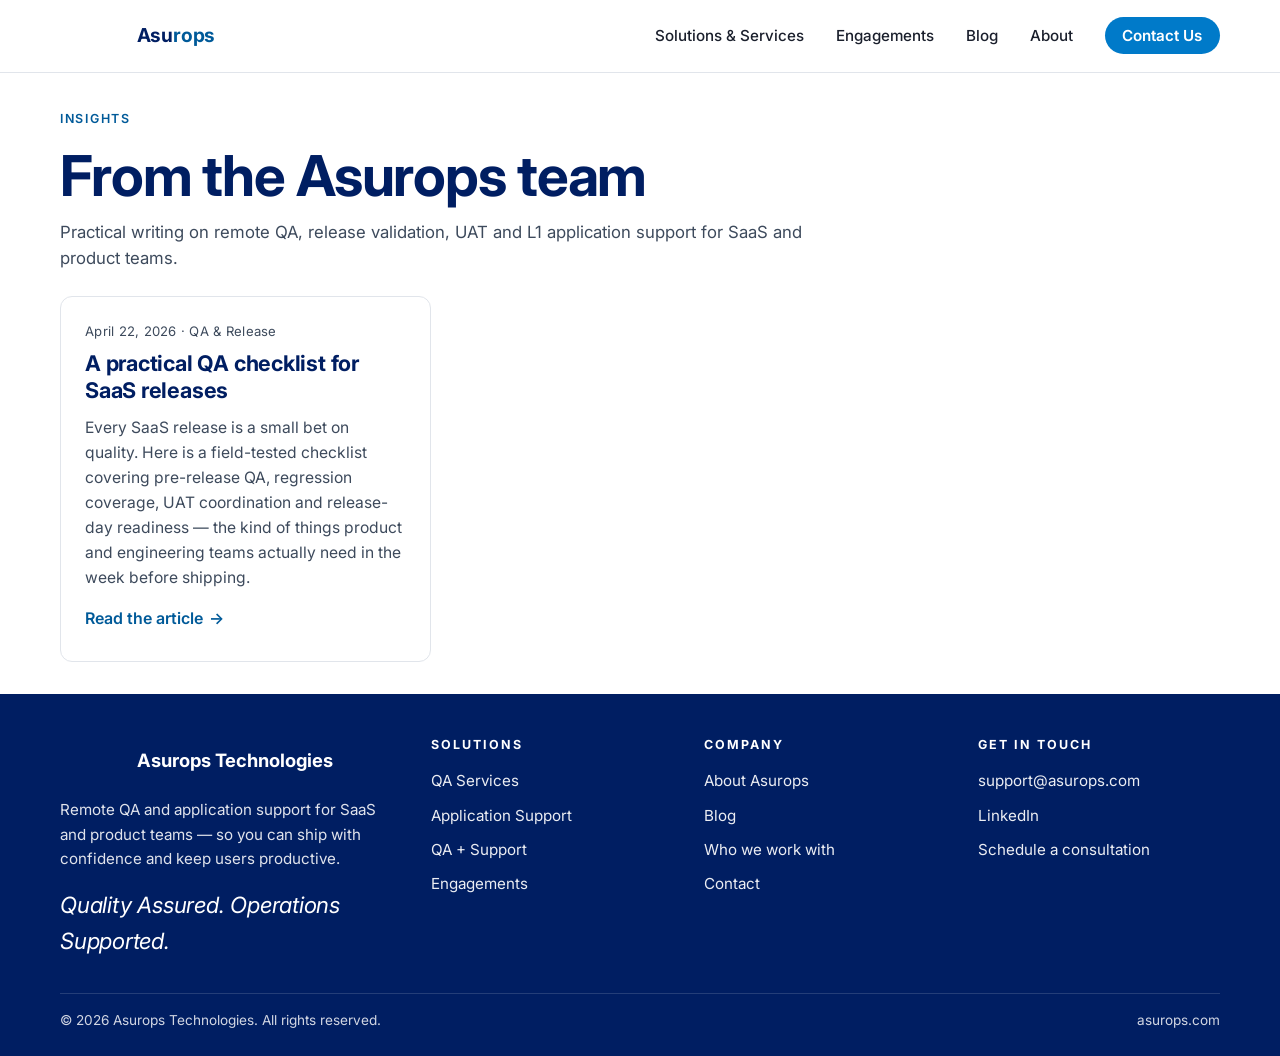
<file: blog/index.html>
<!DOCTYPE html>
<html lang="en">
  <head>
    <meta charset="utf-8" />
    <meta name="viewport" content="width=device-width, initial-scale=1" />
    <meta name="theme-color" content="#001E62" />

    <title>Blog — Asurops Technologies</title>
    <meta
      name="description"
      content="Practical articles on remote QA, release validation, UAT, L1 application support, and how SaaS and product teams ship with confidence."
    />
    <meta name="keywords" content="remote QA blog, SaaS QA articles, application support insights, L1 support guides, release validation articles, regression testing SaaS, QA outsourcing, quality assurance B2B software" />
    <meta name="robots" content="index, follow, max-image-preview:large" />
    <link rel="canonical" href="https://www.asurops.com/blog/" />

    <meta property="og:type" content="website" />
    <meta property="og:site_name" content="Asurops Technologies" />
    <meta property="og:title" content="Blog — Asurops Technologies" />
    <meta property="og:description" content="Practical articles on remote QA, release validation, UAT and L1 application support for SaaS teams." />
    <meta property="og:url" content="https://www.asurops.com/blog/" />
    <meta property="og:image" content="https://www.asurops.com/assets/logo-512.png" />
    <meta name="twitter:card" content="summary_large_image" />
    <meta name="twitter:title" content="Blog — Asurops Technologies" />
    <meta name="twitter:description" content="Practical articles on remote QA, release validation and L1 application support for SaaS teams." />
    <meta name="twitter:image" content="https://www.asurops.com/assets/logo-512.png" />

    <link rel="icon" href="/favicon.svg" type="image/svg+xml" />
    <link rel="icon" href="/assets/favicon-32.png" type="image/png" sizes="32x32" />
    <link rel="icon" href="/assets/logo-512.png" type="image/png" sizes="512x512" />
    <link rel="apple-touch-icon" href="/assets/logo-512.png" />

    <link rel="preconnect" href="https://fonts.googleapis.com" />
    <link rel="preconnect" href="https://fonts.gstatic.com" crossorigin />
    <link
      href="https://fonts.googleapis.com/css2?family=Inter:wght@400;600;700&display=swap"
      rel="stylesheet"
    />
    <link rel="stylesheet" href="/css/styles.css" />

    <script type="application/ld+json">
    {
      "@context": "https://schema.org",
      "@type": "Blog",
      "name": "Asurops Technologies Blog",
      "url": "https://www.asurops.com/blog/",
      "publisher": {
        "@type": "Organization",
        "name": "Asurops Technologies",
        "logo": {
          "@type": "ImageObject",
          "url": "https://www.asurops.com/assets/logo-512.png"
        }
      }
    }
    </script>
  </head>
  <body>
    <a class="skip-link" href="#main">Skip to content</a>

    <header class="site-header">
      <div class="container header-inner">
        <a class="logo" href="/" aria-label="Asurops Technologies — Home">
          <span class="logo-mark">
            <picture>
              <source srcset="/assets/logo.svg" type="image/svg+xml" />
              <source type="image/webp" srcset="/assets/logo.webp 1x, /assets/logo@2x.webp 2x" />
              <img src="/assets/logo.png" srcset="/assets/logo.png 1x, /assets/logo@2x.png 2x" width="66" height="44" alt="Asurops logo" decoding="async" />
            </picture>
          </span>
          <span class="logo-text">Asu<span class="logo-accent">rops</span></span>
        </a>
        <input type="checkbox" id="nav-toggle" class="nav-toggle" aria-hidden="true" />
        <label for="nav-toggle" class="nav-toggle-label" aria-label="Open menu">
          <span></span><span></span><span></span>
        </label>
        <nav class="site-nav" role="navigation" aria-label="Primary">
          <ul>
            <li><a href="/#offerings">Solutions &amp; Services</a></li>
            <li><a href="/#pricing">Engagements</a></li>
            <li><a href="/blog/" aria-current="page">Blog</a></li>
            <li><a href="/#about">About</a></li>
            <li><a href="/#contact" class="nav-cta">Contact Us</a></li>
          </ul>
        </nav>
      </div>
    </header>

    <main id="main">
      <section class="section">
        <div class="container">
          <header class="section-head section-head--start">
            <p class="eyebrow">Insights</p>
            <h1>From the Asurops team</h1>
            <p class="section-sub">Practical writing on remote QA, release validation, UAT and L1 application support for SaaS and product teams.</p>
          </header>

          <div class="blog-list">
            <article class="blog-card">
              <div class="blog-card-body">
                <p class="blog-card-meta">
                  <time datetime="2026-04-22">April 22, 2026</time> · QA &amp; Release
                </p>
                <h2 class="blog-card-title">
                  <a href="/blog/qa-checklist-for-saas-releases/">A practical QA checklist for SaaS releases</a>
                </h2>
                <p class="blog-card-excerpt">
                  Every SaaS release is a small bet on quality. Here is a field-tested checklist covering
                  pre-release QA, regression coverage, UAT coordination and release-day readiness — the kind
                  of things product and engineering teams actually need in the week before shipping.
                </p>
                <a class="arrow-link" href="/blog/qa-checklist-for-saas-releases/">
                  Read the article <span class="arrow" aria-hidden="true">&rarr;</span>
                </a>
              </div>
            </article>
          </div>
        </div>
      </section>
    </main>

    <footer class="wk-footer">
      <div class="container">
        <div class="wk-footer-grid">
          <div>
            <div class="wk-footer-brand">
              <picture>
                <source srcset="/assets/logo.svg" type="image/svg+xml" />
                <source type="image/webp" srcset="/assets/logo.webp 1x, /assets/logo@2x.webp 2x" />
                <img src="/assets/logo.png" srcset="/assets/logo.png 1x, /assets/logo@2x.png 2x" width="66" height="44" alt="Asurops logo" decoding="async" />
              </picture>
              <span>Asurops Technologies</span>
            </div>
            <p class="wk-footer-about">
              Remote QA and application support for SaaS and product teams — so you can ship with confidence and
              keep users productive.
            </p>
            <p class="wk-footer-tagline">Quality Assured. Operations Supported.</p>
          </div>
          <div>
            <h4>Solutions</h4>
            <ul>
              <li><a href="/#offerings">QA Services</a></li>
              <li><a href="/#offerings">Application Support</a></li>
              <li><a href="/#offerings">QA + Support</a></li>
              <li><a href="/#pricing">Engagements</a></li>
            </ul>
          </div>
          <div>
            <h4>Company</h4>
            <ul>
              <li><a href="/#about">About Asurops</a></li>
              <li><a href="/blog/">Blog</a></li>
              <li><a href="/#industries">Who we work with</a></li>
              <li><a href="/#contact">Contact</a></li>
            </ul>
          </div>
          <div>
            <h4>Get in touch</h4>
            <ul>
              <li><a href="mailto:support@asurops.com">support@asurops.com</a></li>
              <li><a href="https://www.linkedin.com/company/asurops-technologies/" rel="noopener noreferrer">LinkedIn</a></li>
              <li><a href="/#contact">Schedule a consultation</a></li>
            </ul>
          </div>
        </div>
        <div class="wk-footer-bottom">
          <span>&copy; <span id="y"></span> Asurops Technologies. All rights reserved.</span>
          <span>asurops.com</span>
        </div>
      </div>
    </footer>

    <script>
      document.getElementById("y").textContent = new Date().getFullYear();
    </script>
  </body>
</html>
</file>
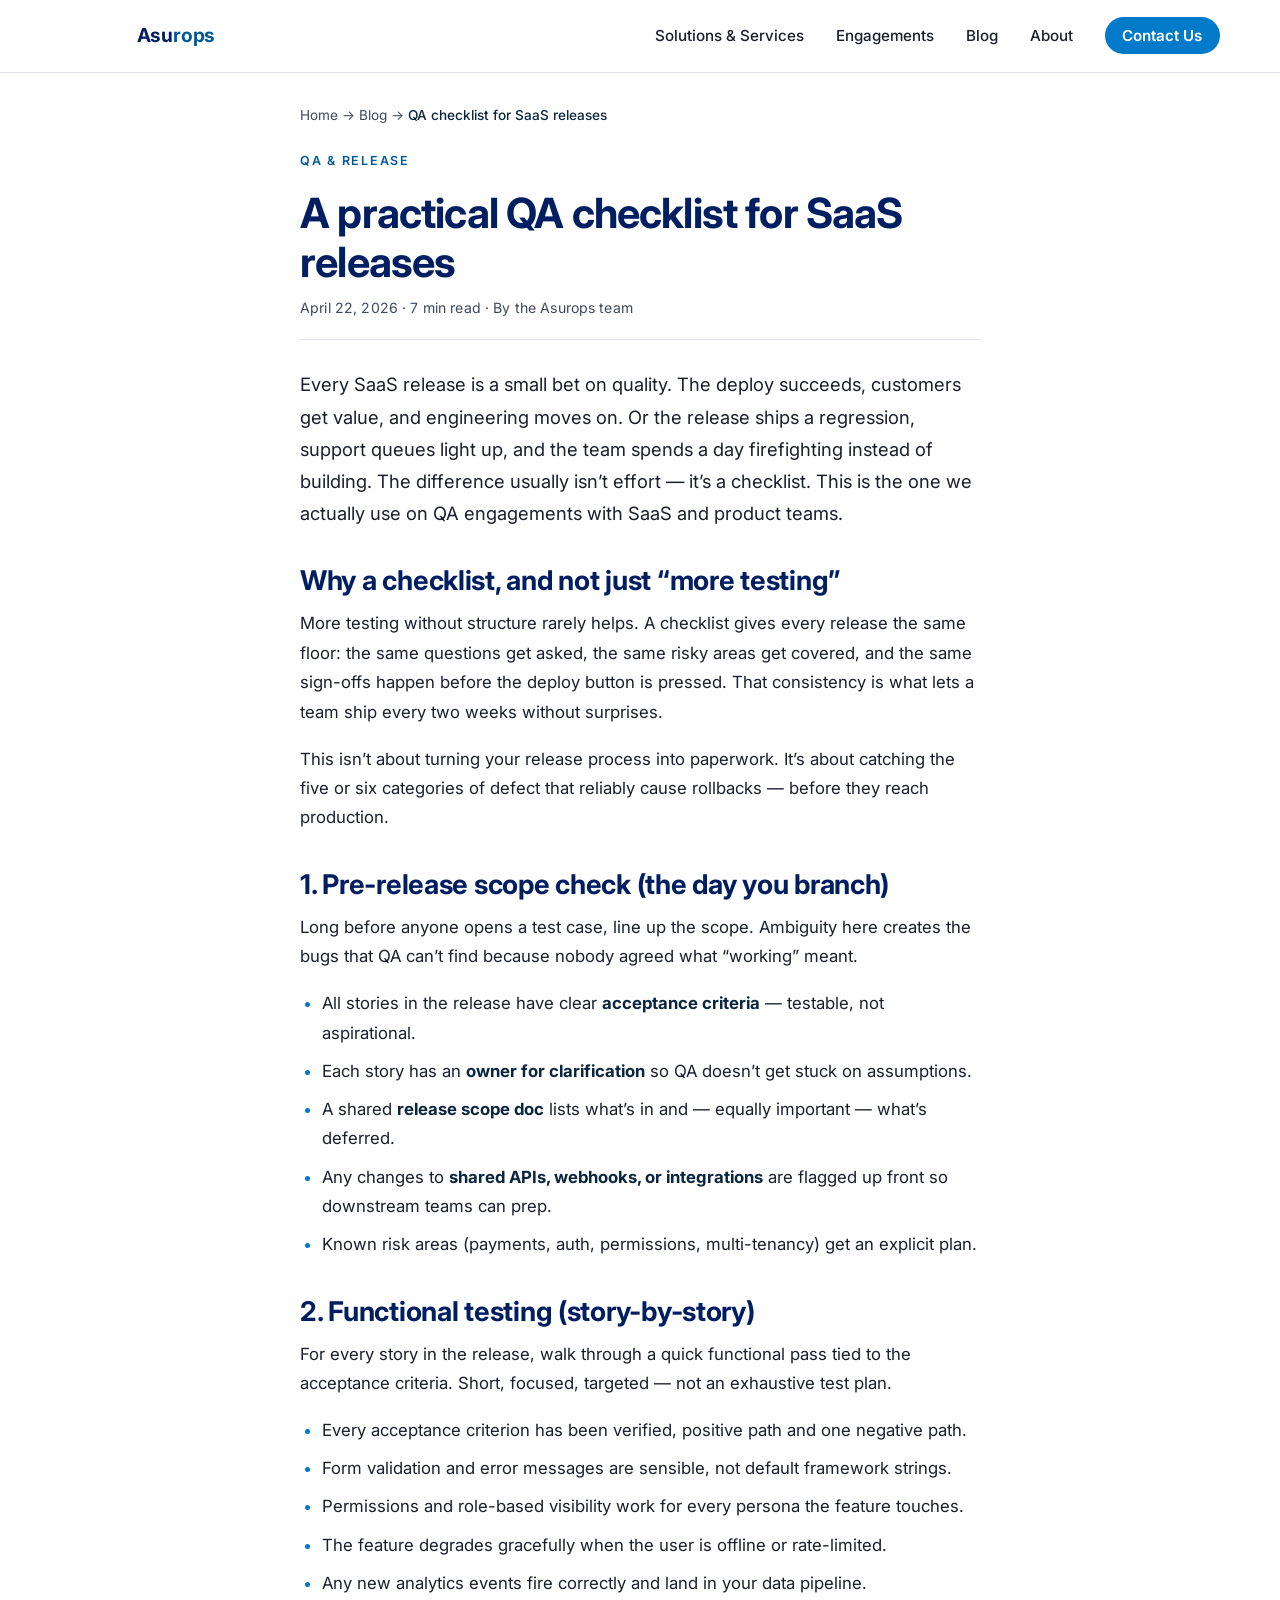
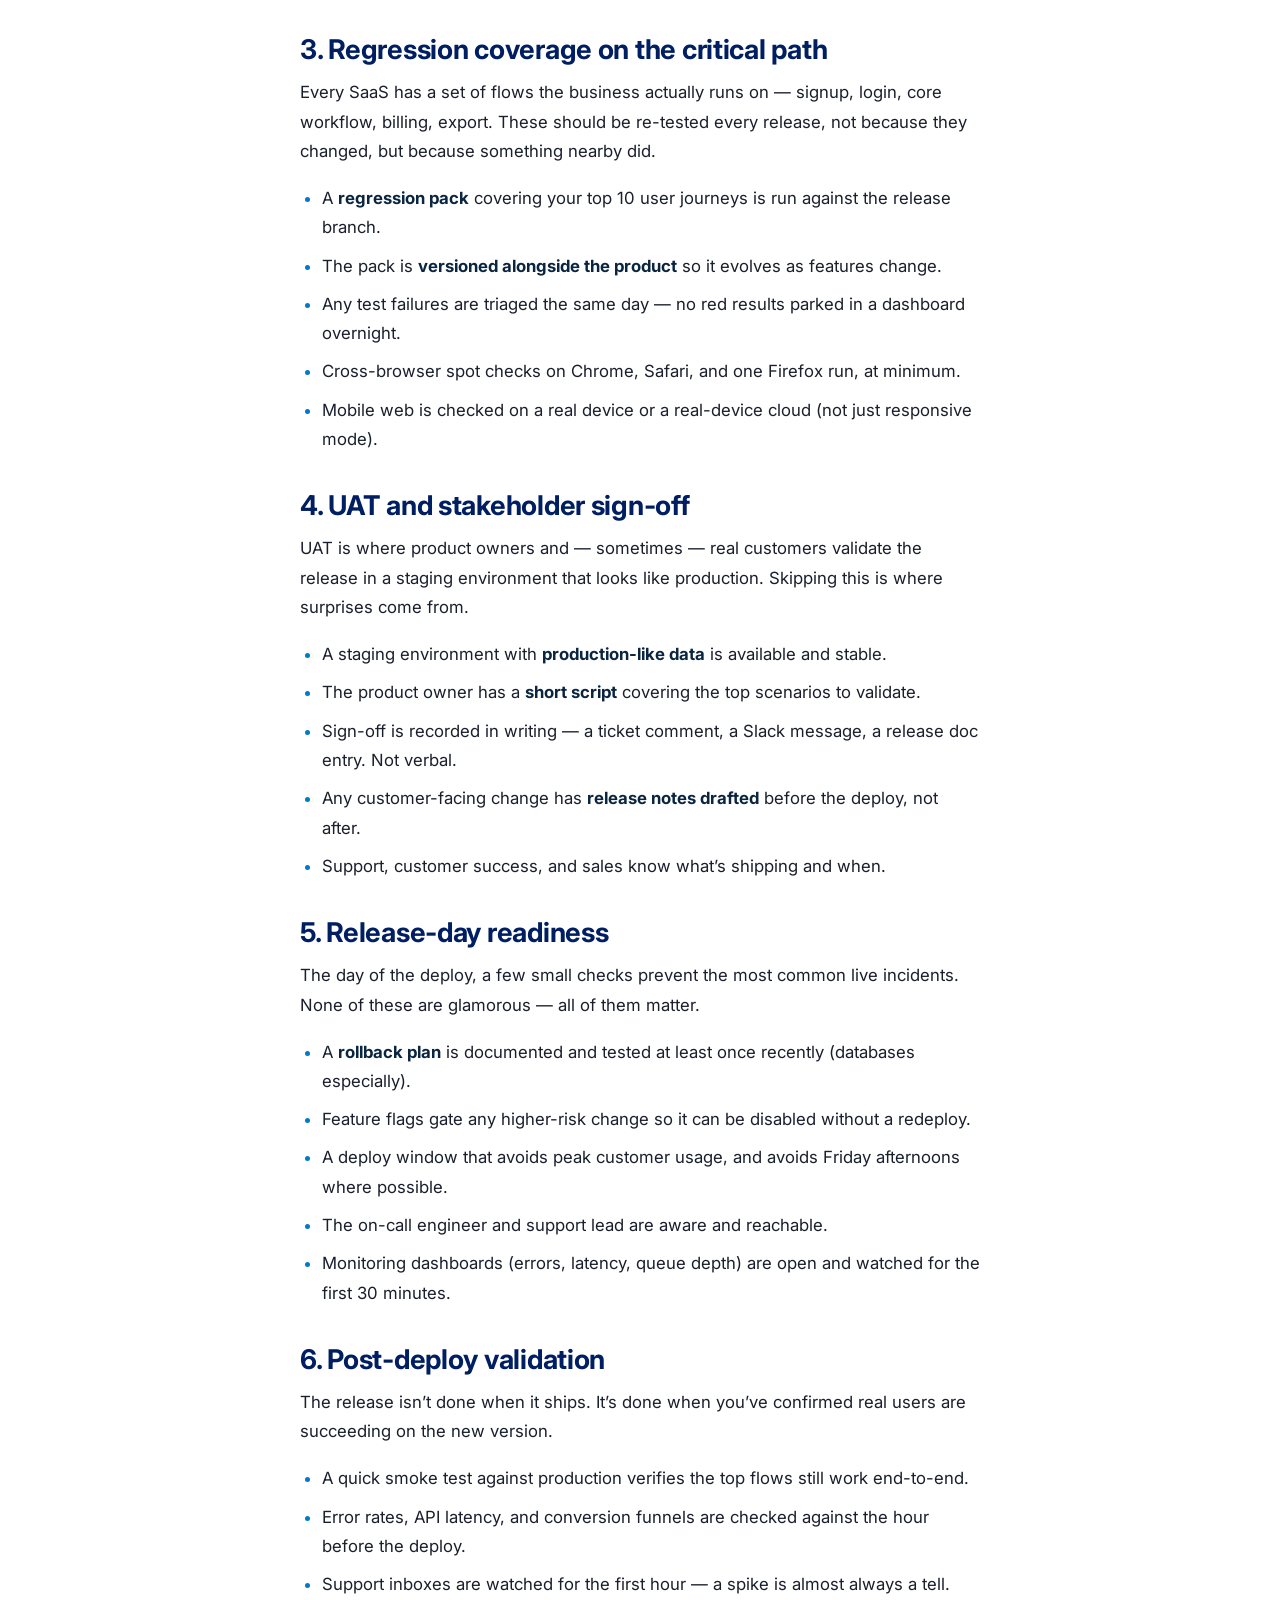
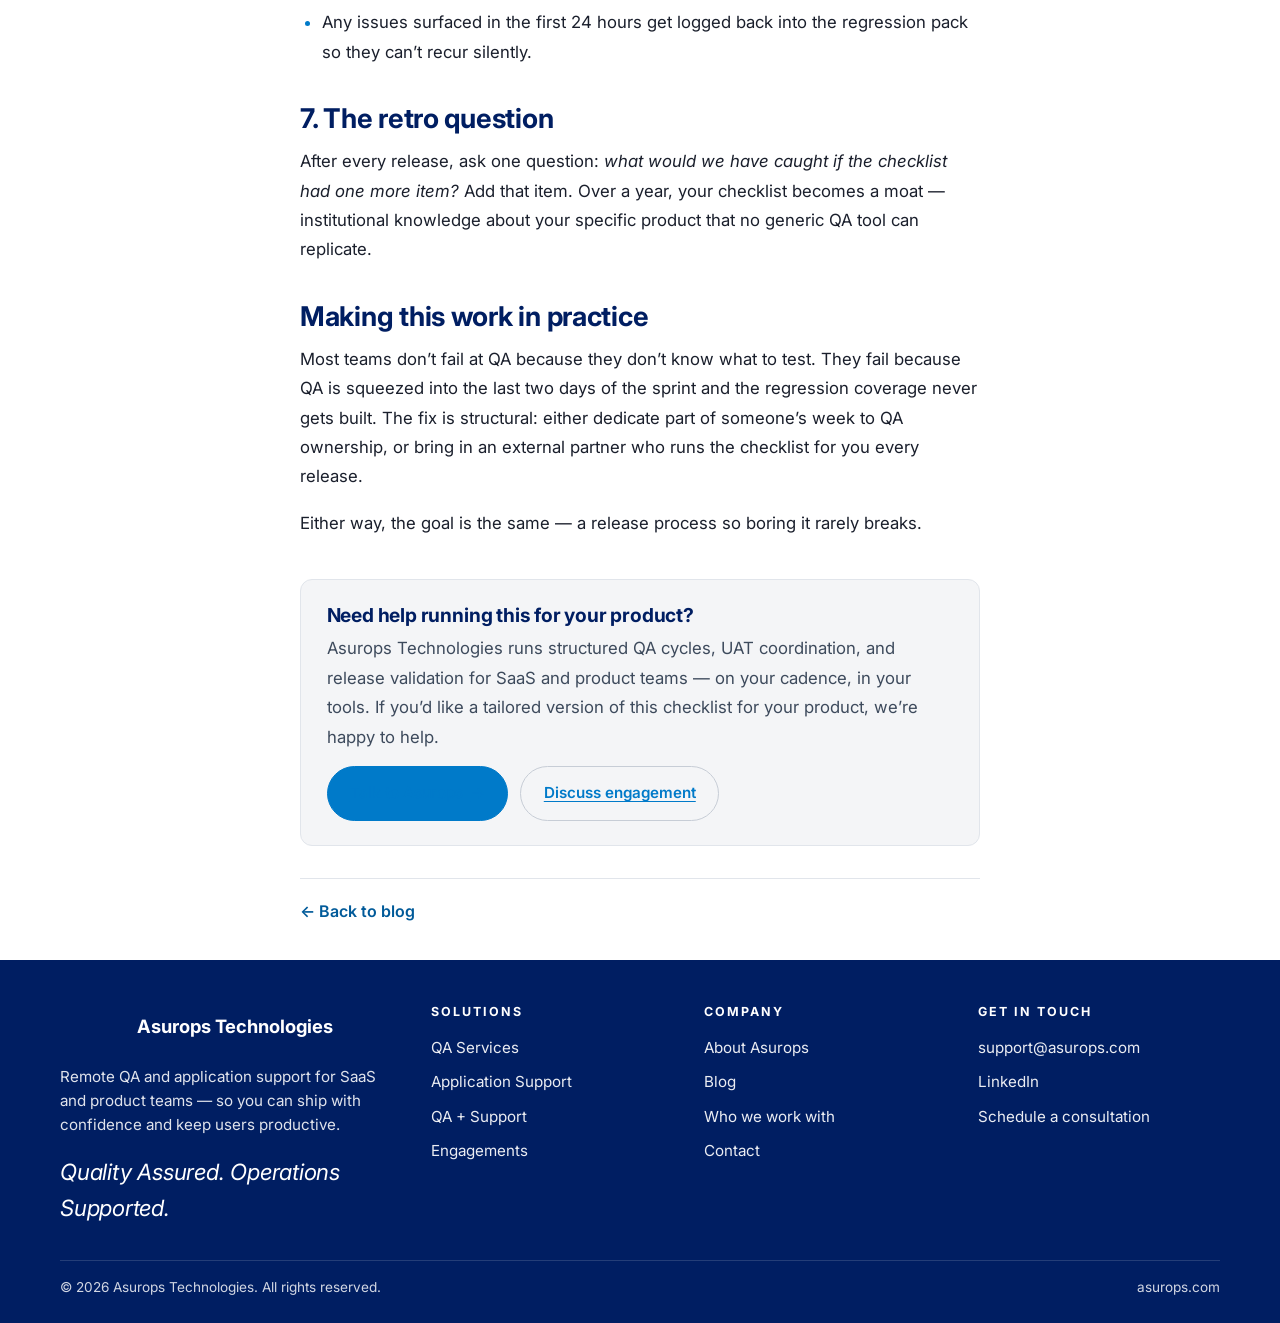
<file: blog/qa-checklist-for-saas-releases/index.html>
<!DOCTYPE html>
<html lang="en">
  <head>
    <meta charset="utf-8" />
    <meta name="viewport" content="width=device-width, initial-scale=1" />
    <meta name="theme-color" content="#001E62" />

    <title>A practical QA checklist for SaaS releases — Asurops Technologies</title>
    <meta
      name="description"
      content="A field-tested QA checklist for SaaS releases: pre-release testing, regression coverage, UAT coordination, release readiness and post-deployment validation."
    />
    <meta name="keywords" content="SaaS QA checklist, release validation, regression testing SaaS, UAT release validation, pre-release testing, deployment checklist, SaaS release process, release readiness validation, functional testing for SaaS, sprint-aligned QA capacity, QA retainer model, QA outsourcing for startups, software QA testing" />
    <meta name="author" content="Asurops Technologies" />
    <meta name="robots" content="index, follow, max-image-preview:large" />
    <link rel="canonical" href="https://www.asurops.com/blog/qa-checklist-for-saas-releases/" />

    <meta property="og:type" content="article" />
    <meta property="og:site_name" content="Asurops Technologies" />
    <meta property="og:title" content="A practical QA checklist for SaaS releases" />
    <meta property="og:description" content="A field-tested QA checklist covering pre-release testing, regression, UAT and release-day readiness for SaaS teams." />
    <meta property="og:url" content="https://www.asurops.com/blog/qa-checklist-for-saas-releases/" />
    <meta property="og:image" content="https://www.asurops.com/assets/logo-512.png" />
    <meta property="article:published_time" content="2026-04-22T00:00:00Z" />
    <meta property="article:author" content="Asurops Technologies" />
    <meta property="article:section" content="QA" />

    <meta name="twitter:card" content="summary_large_image" />
    <meta name="twitter:title" content="A practical QA checklist for SaaS releases" />
    <meta name="twitter:description" content="A field-tested QA checklist covering pre-release, regression, UAT and release-day readiness for SaaS teams." />
    <meta name="twitter:image" content="https://www.asurops.com/assets/logo-512.png" />

    <link rel="icon" href="/favicon.svg" type="image/svg+xml" />
    <link rel="icon" href="/assets/favicon-32.png" type="image/png" sizes="32x32" />
    <link rel="icon" href="/assets/logo-512.png" type="image/png" sizes="512x512" />
    <link rel="apple-touch-icon" href="/assets/logo-512.png" />

    <link rel="preconnect" href="https://fonts.googleapis.com" />
    <link rel="preconnect" href="https://fonts.gstatic.com" crossorigin />
    <link
      href="https://fonts.googleapis.com/css2?family=Inter:wght@400;600;700&display=swap"
      rel="stylesheet"
    />
    <link rel="stylesheet" href="/css/styles.css" />

    <script type="application/ld+json">
    {
      "@context": "https://schema.org",
      "@type": "BlogPosting",
      "headline": "A practical QA checklist for SaaS releases",
      "description": "A field-tested QA checklist covering pre-release testing, regression coverage, UAT coordination, release-day readiness and post-deployment validation for SaaS and product teams.",
      "image": "https://www.asurops.com/assets/logo-512.png",
      "datePublished": "2026-04-22",
      "dateModified": "2026-04-22",
      "author": {
        "@type": "Organization",
        "name": "Asurops Technologies",
        "url": "https://www.asurops.com/"
      },
      "publisher": {
        "@type": "Organization",
        "name": "Asurops Technologies",
        "logo": {
          "@type": "ImageObject",
          "url": "https://www.asurops.com/assets/logo-512.png"
        }
      },
      "mainEntityOfPage": {
        "@type": "WebPage",
        "@id": "https://www.asurops.com/blog/qa-checklist-for-saas-releases/"
      }
    }
    </script>
  </head>
  <body>
    <a class="skip-link" href="#main">Skip to content</a>

    <header class="site-header">
      <div class="container header-inner">
        <a class="logo" href="/" aria-label="Asurops Technologies — Home">
          <span class="logo-mark">
            <picture>
              <source srcset="/assets/logo.svg" type="image/svg+xml" />
              <source type="image/webp" srcset="/assets/logo.webp 1x, /assets/logo@2x.webp 2x" />
              <img src="/assets/logo.png" srcset="/assets/logo.png 1x, /assets/logo@2x.png 2x" width="66" height="44" alt="Asurops logo" decoding="async" />
            </picture>
          </span>
          <span class="logo-text">Asu<span class="logo-accent">rops</span></span>
        </a>
        <input type="checkbox" id="nav-toggle" class="nav-toggle" aria-hidden="true" />
        <label for="nav-toggle" class="nav-toggle-label" aria-label="Open menu">
          <span></span><span></span><span></span>
        </label>
        <nav class="site-nav" role="navigation" aria-label="Primary">
          <ul>
            <li><a href="/#offerings">Solutions &amp; Services</a></li>
            <li><a href="/#pricing">Engagements</a></li>
            <li><a href="/blog/">Blog</a></li>
            <li><a href="/#about">About</a></li>
            <li><a href="/#contact" class="nav-cta">Contact Us</a></li>
          </ul>
        </nav>
      </div>
    </header>

    <main id="main">
      <article class="section post">
        <div class="container post-container">
          <nav class="post-breadcrumb" aria-label="Breadcrumb">
            <a href="/">Home</a> &rarr; <a href="/blog/">Blog</a> &rarr; <span>QA checklist for SaaS releases</span>
          </nav>

          <header class="post-head">
            <p class="eyebrow">QA &amp; Release</p>
            <h1>A practical QA checklist for SaaS releases</h1>
            <p class="post-meta">
              <time datetime="2026-04-22">April 22, 2026</time> · 7 min read · By the Asurops team
            </p>
          </header>

          <div class="post-body">
            <p class="post-lede">
              Every SaaS release is a small bet on quality. The deploy succeeds, customers get value, and
              engineering moves on. Or the release ships a regression, support queues light up, and the team
              spends a day firefighting instead of building. The difference usually isn&rsquo;t effort — it&rsquo;s
              a checklist. This is the one we actually use on QA engagements with SaaS and product teams.
            </p>

            <h2>Why a checklist, and not just &ldquo;more testing&rdquo;</h2>
            <p>
              More testing without structure rarely helps. A checklist gives every release the same floor:
              the same questions get asked, the same risky areas get covered, and the same sign-offs happen
              before the deploy button is pressed. That consistency is what lets a team ship every two weeks
              without surprises.
            </p>
            <p>
              This isn&rsquo;t about turning your release process into paperwork. It&rsquo;s about catching the
              five or six categories of defect that reliably cause rollbacks — before they reach production.
            </p>

            <h2>1. Pre-release scope check (the day you branch)</h2>
            <p>
              Long before anyone opens a test case, line up the scope. Ambiguity here creates the bugs that
              QA can&rsquo;t find because nobody agreed what &ldquo;working&rdquo; meant.
            </p>
            <ul>
              <li>All stories in the release have clear <strong>acceptance criteria</strong> — testable, not aspirational.</li>
              <li>Each story has an <strong>owner for clarification</strong> so QA doesn&rsquo;t get stuck on assumptions.</li>
              <li>A shared <strong>release scope doc</strong> lists what&rsquo;s in and — equally important — what&rsquo;s deferred.</li>
              <li>Any changes to <strong>shared APIs, webhooks, or integrations</strong> are flagged up front so downstream teams can prep.</li>
              <li>Known risk areas (payments, auth, permissions, multi-tenancy) get an explicit plan.</li>
            </ul>

            <h2>2. Functional testing (story-by-story)</h2>
            <p>
              For every story in the release, walk through a quick functional pass tied to the acceptance
              criteria. Short, focused, targeted — not an exhaustive test plan.
            </p>
            <ul>
              <li>Every acceptance criterion has been verified, positive path and one negative path.</li>
              <li>Form validation and error messages are sensible, not default framework strings.</li>
              <li>Permissions and role-based visibility work for every persona the feature touches.</li>
              <li>The feature degrades gracefully when the user is offline or rate-limited.</li>
              <li>Any new analytics events fire correctly and land in your data pipeline.</li>
            </ul>

            <h2>3. Regression coverage on the critical path</h2>
            <p>
              Every SaaS has a set of flows the business actually runs on — signup, login, core workflow,
              billing, export. These should be re-tested every release, not because they changed, but
              because something nearby did.
            </p>
            <ul>
              <li>A <strong>regression pack</strong> covering your top 10 user journeys is run against the release branch.</li>
              <li>The pack is <strong>versioned alongside the product</strong> so it evolves as features change.</li>
              <li>Any test failures are triaged the same day — no red results parked in a dashboard overnight.</li>
              <li>Cross-browser spot checks on Chrome, Safari, and one Firefox run, at minimum.</li>
              <li>Mobile web is checked on a real device or a real-device cloud (not just responsive mode).</li>
            </ul>

            <h2>4. UAT and stakeholder sign-off</h2>
            <p>
              UAT is where product owners and — sometimes — real customers validate the release in a
              staging environment that looks like production. Skipping this is where surprises come from.
            </p>
            <ul>
              <li>A staging environment with <strong>production-like data</strong> is available and stable.</li>
              <li>The product owner has a <strong>short script</strong> covering the top scenarios to validate.</li>
              <li>Sign-off is recorded in writing — a ticket comment, a Slack message, a release doc entry. Not verbal.</li>
              <li>Any customer-facing change has <strong>release notes drafted</strong> before the deploy, not after.</li>
              <li>Support, customer success, and sales know what&rsquo;s shipping and when.</li>
            </ul>

            <h2>5. Release-day readiness</h2>
            <p>
              The day of the deploy, a few small checks prevent the most common live incidents. None of these
              are glamorous — all of them matter.
            </p>
            <ul>
              <li>A <strong>rollback plan</strong> is documented and tested at least once recently (databases especially).</li>
              <li>Feature flags gate any higher-risk change so it can be disabled without a redeploy.</li>
              <li>A deploy window that avoids peak customer usage, and avoids Friday afternoons where possible.</li>
              <li>The on-call engineer and support lead are aware and reachable.</li>
              <li>Monitoring dashboards (errors, latency, queue depth) are open and watched for the first 30 minutes.</li>
            </ul>

            <h2>6. Post-deploy validation</h2>
            <p>
              The release isn&rsquo;t done when it ships. It&rsquo;s done when you&rsquo;ve confirmed real users are
              succeeding on the new version.
            </p>
            <ul>
              <li>A quick smoke test against production verifies the top flows still work end-to-end.</li>
              <li>Error rates, API latency, and conversion funnels are checked against the hour before the deploy.</li>
              <li>Support inboxes are watched for the first hour — a spike is almost always a tell.</li>
              <li>Any issues surfaced in the first 24 hours get logged back into the regression pack so they can&rsquo;t recur silently.</li>
            </ul>

            <h2>7. The retro question</h2>
            <p>
              After every release, ask one question: <em>what would we have caught if the checklist had one more item?</em>
              Add that item. Over a year, your checklist becomes a moat — institutional knowledge about your
              specific product that no generic QA tool can replicate.
            </p>

            <h2>Making this work in practice</h2>
            <p>
              Most teams don&rsquo;t fail at QA because they don&rsquo;t know what to test. They fail because QA
              is squeezed into the last two days of the sprint and the regression coverage never gets built.
              The fix is structural: either dedicate part of someone&rsquo;s week to QA ownership, or bring in an
              external partner who runs the checklist for you every release.
            </p>
            <p>
              Either way, the goal is the same — a release process so boring it rarely breaks.
            </p>

            <aside class="post-cta">
              <h3>Need help running this for your product?</h3>
              <p>
                Asurops Technologies runs structured QA cycles, UAT coordination, and release validation for
                SaaS and product teams — on your cadence, in your tools. If you&rsquo;d like a tailored version
                of this checklist for your product, we&rsquo;re happy to help.
              </p>
              <p class="post-cta-actions">
                <a class="btn btn-primary" href="/#contact">Talk to Asurops <span class="arrow" aria-hidden="true">&rarr;</span></a>
                <a class="btn btn-outline" href="/#pricing">Discuss engagement</a>
              </p>
            </aside>
          </div>

          <nav class="post-footer-nav" aria-label="More reading">
            <a class="arrow-link" href="/blog/">&larr; Back to blog</a>
          </nav>
        </div>
      </article>
    </main>

    <footer class="wk-footer">
      <div class="container">
        <div class="wk-footer-grid">
          <div>
            <div class="wk-footer-brand">
              <picture>
                <source srcset="/assets/logo.svg" type="image/svg+xml" />
                <source type="image/webp" srcset="/assets/logo.webp 1x, /assets/logo@2x.webp 2x" />
                <img src="/assets/logo.png" srcset="/assets/logo.png 1x, /assets/logo@2x.png 2x" width="66" height="44" alt="Asurops logo" decoding="async" />
              </picture>
              <span>Asurops Technologies</span>
            </div>
            <p class="wk-footer-about">
              Remote QA and application support for SaaS and product teams — so you can ship with confidence and
              keep users productive.
            </p>
            <p class="wk-footer-tagline">Quality Assured. Operations Supported.</p>
          </div>
          <div>
            <h4>Solutions</h4>
            <ul>
              <li><a href="/#offerings">QA Services</a></li>
              <li><a href="/#offerings">Application Support</a></li>
              <li><a href="/#offerings">QA + Support</a></li>
              <li><a href="/#pricing">Engagements</a></li>
            </ul>
          </div>
          <div>
            <h4>Company</h4>
            <ul>
              <li><a href="/#about">About Asurops</a></li>
              <li><a href="/blog/">Blog</a></li>
              <li><a href="/#industries">Who we work with</a></li>
              <li><a href="/#contact">Contact</a></li>
            </ul>
          </div>
          <div>
            <h4>Get in touch</h4>
            <ul>
              <li><a href="mailto:support@asurops.com">support@asurops.com</a></li>
              <li><a href="https://www.linkedin.com/company/asurops-technologies/" rel="noopener noreferrer">LinkedIn</a></li>
              <li><a href="/#contact">Schedule a consultation</a></li>
            </ul>
          </div>
        </div>
        <div class="wk-footer-bottom">
          <span>&copy; <span id="y"></span> Asurops Technologies. All rights reserved.</span>
          <span>asurops.com</span>
        </div>
      </div>
    </footer>

    <script>
      document.getElementById("y").textContent = new Date().getFullYear();
    </script>
  </body>
</html>
</file>
<file: css/styles.css>
/* ==========================================================================
   Asurops Technologies — Wolters Kluwer-inspired theme
   White surfaces · navy text · WK-blue accents · clean editorial layout
   ========================================================================== */

:root {
  /* Brand palette (Wolters Kluwer-inspired) */
  --wk-blue:        #007AC9;     /* primary action / accent */
  --wk-blue-dark:   #005A99;     /* hover */
  --wk-blue-tint:   #E6F2FB;     /* very light fill */
  --wk-navy:        #001E62;     /* deep navy for hero / footer */
  --wk-navy-2:      #0A2540;
  --wk-ink:         #1A1F2C;     /* body text */
  --wk-ink-soft:    #3D4A5C;     /* secondary text (WCAG AA, 16px+) */
  --wk-ink-muted:   #2D3748;     /* small body text on white (WCAG AA) */
  --wk-blue-text:   #005A99;     /* small accent text on white (WCAG AA) */
  --wk-line:        #E1E5EB;     /* dividers */
  --wk-line-strong: #C7CDD6;
  --wk-bg:          #FFFFFF;
  --wk-bg-alt:      #F4F5F7;     /* light gray section */
  --wk-bg-tint:     #F8FAFC;
  --wk-yellow:      #FFC845;     /* accent bar */
  --wk-success:     #1A7F37;

  /* Typography */
  --font-sans: "Inter", -apple-system, BlinkMacSystemFont, "Segoe UI", Roboto,
               "Helvetica Neue", Arial, sans-serif;
  --font-display: "Inter", -apple-system, BlinkMacSystemFont, "Segoe UI", Roboto,
                  "Helvetica Neue", Arial, sans-serif;

  /* Layout */
  --max: 1240px;
  --container-inline: clamp(1rem, 4vw, 2.5rem);
  --section-pad-y: clamp(1.25rem, 2.5vw, 2.5rem);
  --focus-ring: 0 0 0 3px var(--wk-blue-tint);
  --radius-sm: 4px;
  --radius:    8px;
  --radius-lg: 12px;

  --shadow-sm: 0 1px 2px rgba(15, 23, 42, 0.06);
  --shadow:    0 4px 18px rgba(15, 23, 42, 0.08);
  --shadow-lg: 0 18px 48px rgba(15, 23, 42, 0.12);
}

/* -------------------------------------------------- Reset / base */
*,
*::before,
*::after { box-sizing: border-box; }

html { scroll-behavior: smooth; -webkit-text-size-adjust: 100%; }

body {
  margin: 0;
  font-family: var(--font-sans);
  font-size: 16px;
  line-height: 1.6;
  color: var(--wk-ink);
  background: var(--wk-bg);
  -webkit-font-smoothing: antialiased;
  -moz-osx-font-smoothing: grayscale;
}

img, svg { max-width: 100%; display: block; height: auto; }
a { color: var(--wk-blue-text); text-decoration: none; }
a:hover { color: var(--wk-blue-dark); text-decoration: underline; }

:focus { outline: none; }
:focus-visible {
  outline: 3px solid var(--wk-blue);
  outline-offset: 3px;
}
button:focus-visible,
.btn:focus-visible {
  outline: 3px solid var(--wk-blue-dark);
  outline-offset: 3px;
}

h1, h2, h3, h4, h5 {
  font-family: var(--font-display);
  font-weight: 700;
  color: var(--wk-navy);
  letter-spacing: -0.01em;
  line-height: 1.18;
  margin: 0 0 0.6rem;
}

h1 { font-size: clamp(2.25rem, 4.4vw, 3.6rem); letter-spacing: -0.02em; }
h2 { font-size: clamp(1.75rem, 2.8vw, 2.4rem); }
h3 { font-size: clamp(1.15rem, 1.6vw, 1.4rem); }
h4 { font-size: 1.05rem; }

p  { margin: 0 0 1rem; color: var(--wk-ink); }

ul { padding-left: 1.15rem; margin: 0 0 1rem; }

.container {
  width: 100%;
  max-width: var(--max);
  margin: 0 auto;
  padding-inline: var(--container-inline);
}

.skip-link {
  position: absolute; left: -9999px; top: 0;
  background: var(--wk-navy); color: #fff; padding: 0.6rem 1rem; z-index: 999;
}
.skip-link:focus { left: 1rem; top: 1rem; }

/* -------------------------------------------------- Section helpers */
.section     { padding-block: var(--section-pad-y); }
.section-alt { background: var(--wk-bg-alt); }

.eyebrow {
  display: inline-block;
  font-size: 0.78rem;
  font-weight: 600;
  letter-spacing: 0.14em;
  text-transform: uppercase;
  color: var(--wk-blue-text);
  margin: 0 0 0.85rem;
}

.section-head {
  max-width: 760px;
  margin: 0 auto clamp(1rem, 2vw, 1.5rem);
  text-align: center;
}
.section-head--start { text-align: left; margin-inline: 0; }
.section-head h2 { margin-bottom: 0.55rem; }
.section-head .section-sub {
  color: var(--wk-ink-soft);
  font-size: 1.05rem;
  margin: 0;
}

/* -------------------------------------------------- Buttons / links */
.btn {
  display: inline-flex; align-items: center; gap: 0.5rem;
  padding: 0.85rem 1.4rem;
  font-weight: 600;
  font-size: 0.95rem;
  border-radius: 999px;
  border: 1px solid transparent;
  cursor: pointer;
  min-height: 44px;
  transition: background 0.15s ease, color 0.15s ease, border-color 0.15s ease, transform 0.1s ease;
  text-decoration: none;
}
.btn-primary {
  background: var(--wk-blue);
  color: #fff;
  border-color: var(--wk-blue);
}
.btn-primary:hover { background: var(--wk-blue-dark); border-color: var(--wk-blue-dark); color:#fff; text-decoration: none; }
.btn-outline {
  background: transparent;
  color: var(--wk-navy);
  border-color: var(--wk-line-strong);
}
.btn-outline:hover { border-color: var(--wk-navy); color: var(--wk-navy); text-decoration: none; }
.btn-light {
  background: #fff; color: var(--wk-navy); border-color: #fff;
}
.btn-light:hover { background: var(--wk-blue-tint); color: var(--wk-navy-2); text-decoration: none; }

.btn .arrow { transition: transform 0.15s ease; }
.btn:hover .arrow { transform: translateX(3px); }

/* Inline arrow link, e.g. "Explore X →" */
.arrow-link {
  display: inline-flex; align-items: center; gap: 0.4rem;
  font-weight: 600;
  color: var(--wk-blue-text);
  text-decoration: none;
  border-bottom: 1px solid transparent;
  padding-bottom: 2px;
}
.arrow-link:hover { color: var(--wk-blue-dark); border-color: currentColor; text-decoration: none; }
.arrow-link .arrow { transition: transform 0.15s ease; }
.arrow-link:hover .arrow { transform: translateX(3px); }

/* -------------------------------------------------- Header */
.site-header {
  position: sticky; top: 0; z-index: 50;
  background: #fff;
  border-bottom: 1px solid var(--wk-line);
}
.header-inner {
  display: flex; align-items: center; justify-content: space-between;
  gap: 1.5rem;
  min-height: 72px;
  padding-block: 0.6rem;
}
.logo {
  display: inline-flex; align-items: center; gap: 0.7rem;
  text-decoration: none;
  color: var(--wk-navy);
  font-weight: 700;
  font-size: 1.2rem;
  letter-spacing: -0.01em;
}
.logo:hover { text-decoration: none; color: var(--wk-navy); }
.logo-mark {
  display: flex;
  align-items: center;
  flex-shrink: 0;
  line-height: 0;
}
.logo-mark picture {
  display: block;
  line-height: 0;
}
.logo-mark img,
.logo-mark picture img {
  display: block;
  width: auto;
  height: 44px;
  max-width: 66px;
  object-fit: contain;
  object-position: center;
}
.logo-text { line-height: 1; }
.logo-accent { color: var(--wk-blue-text); }

.site-nav { display: flex; align-items: center; }
.site-nav ul {
  list-style: none; padding: 0; margin: 0;
  display: flex; align-items: center; gap: 2rem;
}
.site-nav a {
  color: var(--wk-ink);
  font-weight: 500;
  font-size: 0.95rem;
  text-decoration: none;
  padding: 0.4rem 0;
  position: relative;
}
.site-nav a:hover { color: var(--wk-blue); text-decoration: none; }
.site-nav a:hover::after,
.site-nav a:focus-visible::after {
  content: ""; position: absolute; left: 0; right: 0; bottom: -2px;
  height: 2px; background: var(--wk-blue);
}
.site-nav .nav-cta {
  background: var(--wk-blue);
  color: #fff;
  padding: 0.55rem 1.1rem;
  border-radius: 999px;
  font-weight: 600;
}
.site-nav .nav-cta:hover { background: var(--wk-blue-dark); color: #fff; }
.site-nav .nav-cta:hover::after { display: none; }

/* Mobile nav */
.nav-toggle { display: none; }
.nav-toggle-label {
  display: none;
  flex-direction: column;
  gap: 5px;
  width: 28px; height: 22px;
  cursor: pointer;
}
.nav-toggle-label span {
  display: block; height: 2px; background: var(--wk-navy); border-radius: 2px;
  transition: transform 0.2s, opacity 0.2s;
}

@media (max-width: 880px) {
  .nav-toggle-label { display: inline-flex; }
  .site-nav {
    position: absolute; top: 100%; left: 0; right: 0;
    background: #fff;
    border-bottom: 1px solid var(--wk-line);
    box-shadow: var(--shadow);
    transform: translateY(-10px); opacity: 0; pointer-events: none;
    transition: transform 0.18s, opacity 0.18s;
  }
  .site-nav ul {
    flex-direction: column; align-items: stretch; gap: 0;
    padding: 0.5rem 1rem 1rem;
  }
  .site-nav li { border-bottom: 1px solid var(--wk-line); }
  .site-nav li:last-child { border-bottom: 0; }
  .site-nav a { display: block; padding: 0.9rem 0.25rem; }
  .site-nav .nav-cta { display: inline-block; margin-top: 0.75rem; }
  .nav-toggle:checked ~ .site-nav {
    transform: translateY(0); opacity: 1; pointer-events: auto;
  }
}

/* -------------------------------------------------- Hero (WK editorial) */
.wk-hero {
  background: #fff;
  padding-block: clamp(1rem, 2vw, 1.75rem) clamp(2rem, 4vw, 3rem);
  position: relative;
  overflow: hidden;
}
.wk-hero::before {
  content: "";
  position: absolute;
  inset: auto -10% -40% 40%;
  height: 70%;
  background:
    radial-gradient(closest-side, rgba(0, 122, 201, 0.10), transparent 70%);
  pointer-events: none;
}
.wk-hero-inner {
  position: relative;
  display: grid;
  grid-template-columns: minmax(0, 1.15fr) minmax(0, 1fr);
  gap: clamp(2rem, 5vw, 4rem);
  align-items: center;
}
.wk-hero h1 {
  margin-bottom: 1.25rem;
  color: var(--wk-navy);
}
.wk-hero h1 .accent { color: var(--wk-blue); }
.wk-hero-lede {
  font-size: 1.15rem;
  color: var(--wk-ink-soft);
  margin: 0 0 1.25rem;
  max-width: 56ch;
}
.wk-hero-ctas {
  list-style: none; padding: 0; margin: 0 0 1.25rem;
  display: flex; flex-direction: column; gap: 0.85rem;
}
.wk-hero-ctas a {
  display: inline-flex; align-items: center; gap: 0.55rem;
  font-weight: 600; font-size: 1.05rem;
  color: var(--wk-navy);
  text-decoration: none;
  padding: 0.4rem 0;
  border-bottom: 1px solid var(--wk-line);
  width: max-content;
  max-width: 100%;
  transition: color 0.15s, border-color 0.15s;
}
.wk-hero-ctas a:hover {
  color: var(--wk-blue);
  border-color: var(--wk-blue);
  text-decoration: none;
}
.wk-hero-ctas a .arrow {
  color: var(--wk-blue);
  transition: transform 0.15s ease;
}
.wk-hero-ctas a:hover .arrow { transform: translateX(4px); }

.wk-hero-visual {
  position: relative;
}
.wk-hero-visual img {
  width: 100%;
  aspect-ratio: 4 / 3;
  object-fit: cover;
  border-radius: var(--radius-lg);
  box-shadow: var(--shadow-lg);
}
.wk-hero-visual::after {
  content: "";
  position: absolute;
  left: -22px; bottom: -22px;
  width: 60%; height: 60%;
  background: var(--wk-yellow);
  border-radius: var(--radius-lg);
  z-index: -1;
}

.wk-hero-scroll {
  margin-top: clamp(1rem, 2vw, 1.5rem);
  display: inline-flex; align-items: center; gap: 0.6rem;
  color: var(--wk-ink-soft);
  font-size: 0.85rem;
  text-transform: uppercase;
  letter-spacing: 0.16em;
  text-decoration: none;
}
.wk-hero-scroll:hover { color: var(--wk-blue); text-decoration: none; }
.wk-hero-scroll .arrow { animation: bob 2.2s ease-in-out infinite; color: var(--wk-blue); }
@keyframes bob { 0%,100% { transform: translateY(0); } 50% { transform: translateY(4px); } }

@media (max-width: 880px) {
  .wk-hero-inner { grid-template-columns: 1fr; }
  .wk-hero-visual::after { display: none; }
}

/* -------------------------------------------------- Trust strip */
.wk-trust {
  border-top: 1px solid var(--wk-line);
  border-bottom: 1px solid var(--wk-line);
  padding-block: 1rem;
  background: var(--wk-bg-tint);
}
.wk-trust-inner {
  display: flex; align-items: center; justify-content: space-between; gap: 1.5rem;
  flex-wrap: wrap;
}
.wk-trust-label {
  margin: 0;
  font-size: 0.78rem;
  font-weight: 600;
  letter-spacing: 0.14em;
  text-transform: uppercase;
  color: var(--wk-ink-soft);
}
.wk-trust-row {
  display: flex; flex-wrap: wrap; gap: 0.6rem 1.25rem;
}
.wk-trust-pill {
  font-size: 0.9rem;
  color: var(--wk-navy-2);
  font-weight: 500;
  padding: 0.35rem 0.9rem;
  border: 1px solid var(--wk-line-strong);
  border-radius: 999px;
  background: #fff;
}

/* -------------------------------------------------- Tabs (Our Offerings) */
.wk-tabs {
  display: flex; gap: 1.75rem;
  border-bottom: 1px solid var(--wk-line);
  margin-bottom: clamp(1.25rem, 2vw, 1.75rem);
  flex-wrap: wrap;
}
.wk-tab {
  appearance: none;
  background: transparent; border: 0;
  padding: 0.85rem 0;
  font: inherit;
  font-weight: 600;
  font-size: 1rem;
  color: var(--wk-ink-soft);
  cursor: pointer;
  position: relative;
  letter-spacing: -0.005em;
}
.wk-tab:hover { color: var(--wk-navy); }
.wk-tab[aria-selected="true"] {
  color: var(--wk-navy);
}
.wk-tab[aria-selected="true"]::after {
  content: "";
  position: absolute; left: 0; right: 0; bottom: -1px;
  height: 3px;
  background: var(--wk-blue);
}

.wk-tab-panel { display: none; }
.wk-tab-panel.is-active { display: block; }

.wk-tab-intro {
  display: grid;
  grid-template-columns: minmax(0, 1.4fr) minmax(0, 1fr);
  gap: 2rem;
  align-items: end;
  margin-bottom: 1.25rem;
}
.wk-tab-intro h2 { margin-bottom: 0.6rem; }
.wk-tab-intro p { color: var(--wk-ink-soft); margin: 0; }
.wk-tab-intro .arrow-link { justify-self: end; }

@media (max-width: 760px) {
  .wk-tab-intro { grid-template-columns: 1fr; align-items: start; }
  .wk-tab-intro .arrow-link { justify-self: start; }
}

/* -------------------------------------------------- Card grid (Product & Solution) */
.wk-card-grid {
  display: grid;
  grid-template-columns: repeat(auto-fill, minmax(280px, 1fr));
  gap: 1.5rem;
}

.wk-card {
  background: #fff;
  border: 1px solid var(--wk-line);
  border-radius: var(--radius-lg);
  overflow: hidden;
  display: flex; flex-direction: column;
  transition: transform 0.18s ease, box-shadow 0.18s ease, border-color 0.18s ease;
}
.wk-card:hover {
  transform: translateY(-3px);
  box-shadow: var(--shadow);
  border-color: var(--wk-line-strong);
}
.wk-card-media {
  aspect-ratio: 16 / 10;
  overflow: hidden;
  background: var(--wk-bg-alt);
}
.wk-card-media img {
  width: 100%; height: 100%;
  object-fit: cover;
  transition: transform 0.4s ease;
}
.wk-card:hover .wk-card-media img { transform: scale(1.04); }

.wk-card-body {
  padding: 1.4rem 1.4rem 1.5rem;
  display: flex; flex-direction: column;
  flex: 1 1 auto;
}
.wk-card-label {
  font-size: 0.72rem;
  font-weight: 600;
  letter-spacing: 0.16em;
  text-transform: uppercase;
  color: #2b2b2b;
  margin: 0 0 0.6rem;
}
.wk-card-title {
  font-size: 1.2rem;
  margin: 0 0 0.7rem;
  color: var(--wk-navy);
}
.wk-card-text {
  margin: 0 0 1.1rem;
  color: var(--wk-ink-muted);
  font-size: 0.96rem;
  font-weight: 500;
  line-height: 1.55;
  flex: 1 1 auto;
}
.wk-card-cta { align-self: flex-start; }

/* Featured (image-prominent) variant for first card in each tab */
.wk-card--featured .wk-card-media { aspect-ratio: 16 / 11; }

/* -------------------------------------------------- Pricing */
.wk-pricing-grid {
  display: grid;
  grid-template-columns: repeat(3, minmax(0, 1fr));
  gap: 1.5rem;
}
@media (max-width: 980px) {
  .wk-pricing-grid { grid-template-columns: repeat(2, minmax(0, 1fr)); }
}
@media (max-width: 640px) {
  .wk-pricing-grid { grid-template-columns: 1fr; }
}

.wk-price-card {
  background: #fff;
  border: 1px solid var(--wk-line);
  border-radius: var(--radius-lg);
  padding: 1.6rem 1.5rem 1.75rem;
  display: flex; flex-direction: column;
  position: relative;
  transition: border-color 0.15s, box-shadow 0.15s, transform 0.15s;
}
.wk-price-card:hover {
  border-color: var(--wk-blue);
  box-shadow: var(--shadow);
  transform: translateY(-3px);
}
.wk-price-card--featured {
  border-color: var(--wk-blue);
  box-shadow: 0 6px 24px rgba(0, 122, 201, 0.12);
}
.wk-price-card--featured::before {
  content: "Recommended";
  position: absolute; top: -12px; left: 1.5rem;
  background: var(--wk-blue);
  color: #fff;
  font-size: 0.7rem; font-weight: 700;
  letter-spacing: 0.14em; text-transform: uppercase;
  padding: 0.3rem 0.7rem; border-radius: 999px;
}
.wk-price-cat {
  font-size: 0.72rem;
  font-weight: 600;
  letter-spacing: 0.16em;
  text-transform: uppercase;
  color: #2b2b2b;
  margin: 0 0 0.5rem;
}
.wk-price-title {
  font-size: 1.25rem;
  color: var(--wk-navy);
  margin: 0 0 0.55rem;
}
.wk-price-amount {
  font-size: 1rem;
  color: var(--wk-ink-muted);
  font-weight: 500;
  margin: 0 0 1rem;
}
.wk-price-amount strong {
  color: var(--wk-navy);
  font-size: 1.7rem;
  font-weight: 700;
  letter-spacing: -0.02em;
}
.wk-price-list {
  list-style: none; padding: 0;
  margin: 0 0 1.4rem;
  flex: 1 1 auto;
}
.wk-price-list li {
  position: relative;
  padding-left: 1.5rem;
  margin-bottom: 0.55rem;
  color: var(--wk-ink);
  font-size: 0.95rem;
}
.wk-price-list li::before {
  content: "";
  position: absolute;
  left: 0; top: 0.55rem;
  width: 8px; height: 8px;
  border-right: 2px solid var(--wk-blue);
  border-bottom: 2px solid var(--wk-blue);
  transform: rotate(45deg);
}
.wk-price-card .btn { align-self: flex-start; }

.wk-pricing-note {
  margin-top: clamp(1.5rem, 3vw, 2.25rem);
  padding: 1.5rem 1.75rem;
  background: #fff;
  border: 1px solid var(--wk-line);
  border-left: 4px solid var(--wk-blue);
  border-radius: var(--radius-lg);
}
.wk-pricing-note h3 {
  margin: 0 0 0.6rem;
  font-size: 1.2rem;
  color: var(--wk-navy);
}
.wk-pricing-note p {
  margin: 0 0 0.8rem;
  color: var(--wk-ink-soft);
  font-size: 0.98rem;
}
.wk-pricing-note-cta {
  display: flex;
  flex-wrap: wrap;
  align-items: center;
  gap: 1rem;
  margin-top: 0.4rem;
  margin-bottom: 0 !important;
}

/* -------------------------------------------------- Industries / tools */
.wk-audience {
  display: grid;
  grid-template-columns: minmax(0, 1fr) minmax(0, 1fr);
  gap: clamp(2rem, 5vw, 4rem);
  align-items: start;
}
@media (max-width: 880px) { .wk-audience { grid-template-columns: 1fr; } }

.wk-audience h2 { margin-bottom: 0.6rem; }
.wk-audience .sub { color: var(--wk-ink-soft); margin: 0 0 1.5rem; }

.wk-industry-list {
  list-style: none; padding: 0; margin: 0;
  display: grid; grid-template-columns: repeat(2, minmax(0, 1fr));
  gap: 0.8rem 1.2rem;
}
.wk-industry-list li {
  position: relative;
  padding-left: 1.5rem;
  color: var(--wk-navy-2);
  font-weight: 500;
}
.wk-industry-list li::before {
  content: "";
  position: absolute; left: 0; top: 0.55rem;
  width: 8px; height: 8px; background: var(--wk-blue); border-radius: 2px;
}

.wk-tools {
  background: #fff;
  border: 1px solid var(--wk-line);
  border-radius: var(--radius-lg);
  padding: 1.75rem 1.5rem;
}
.wk-tools h3 {
  font-size: 1rem;
  text-transform: uppercase;
  letter-spacing: 0.12em;
  color: var(--wk-ink-soft);
  margin: 0 0 1rem;
}
.wk-tool-grid {
  display: grid;
  grid-template-columns: repeat(3, minmax(0, 1fr));
  gap: 0.6rem;
}
.wk-tool {
  background: var(--wk-bg-alt);
  border-radius: var(--radius);
  padding: 0.55rem 0.5rem;
  text-align: center;
  font-size: 0.85rem;
  font-weight: 500;
  color: var(--wk-navy-2);
}

/* -------------------------------------------------- Outcomes / why */
.wk-outcomes-grid {
  display: grid;
  grid-template-columns: repeat(2, minmax(0, 1fr));
  gap: 1.5rem;
  margin-bottom: clamp(1.25rem, 2.5vw, 1.75rem);
}
@media (max-width: 760px) { .wk-outcomes-grid { grid-template-columns: 1fr; } }

.wk-outcome {
  background: #fff;
  border: 1px solid var(--wk-line);
  border-left: 4px solid var(--wk-blue);
  border-radius: var(--radius);
  padding: 1.4rem 1.5rem 1.5rem;
}
.wk-outcome h3 { margin-bottom: 0.5rem; }
.wk-outcome p { margin: 0; color: var(--wk-ink-muted); font-size: 0.96rem; font-weight: 500; }

.wk-capabilities {
  margin-top: clamp(1.75rem, 3.5vw, 2.5rem);
  padding-top: clamp(1.25rem, 2.5vw, 1.75rem);
  border-top: 1px solid var(--wk-line);
}
.wk-capabilities h2 { margin: 0.25rem 0 0.6rem; }
.wk-capabilities .section-sub { margin: 0 0 1.25rem; max-width: 720px; }
.wk-capability-list {
  list-style: none;
  padding: 0;
  margin: 0;
  display: grid;
  gap: 0.65rem 1.25rem;
  grid-template-columns: repeat(auto-fill, minmax(280px, 1fr));
}
.wk-capability-list li {
  position: relative;
  padding-left: 1.5rem;
  font-size: 0.97rem;
  color: var(--wk-ink);
  line-height: 1.5;
}
.wk-capability-list li::before {
  content: "";
  position: absolute;
  left: 0; top: 0.45rem;
  width: 8px; height: 8px;
  border-radius: 50%;
  background: var(--wk-blue);
  box-shadow: 0 0 0 3px var(--wk-blue-tint);
}

.wk-why {
  margin-top: clamp(1.75rem, 3.5vw, 2.5rem);
  display: grid;
  grid-template-columns: minmax(0, 1fr) minmax(0, 1.3fr);
  gap: clamp(2rem, 4vw, 3rem);
  align-items: start;
  padding-top: clamp(1rem, 2vw, 1.5rem);
  border-top: 1px solid var(--wk-line);
}
@media (max-width: 760px) { .wk-why { grid-template-columns: 1fr; } }

.wk-why-list {
  list-style: none; padding: 0; margin: 0;
  display: grid; gap: 0.85rem;
}
.wk-why-list li {
  display: flex; gap: 0.85rem; align-items: flex-start;
  background: #fff;
  border: 1px solid var(--wk-line);
  border-radius: var(--radius);
  padding: 1rem 1.1rem;
}
.wk-why-list li::before {
  content: "";
  flex: 0 0 22px;
  width: 22px; height: 22px;
  border-radius: 50%;
  background:
    var(--wk-blue-tint)
    url("data:image/svg+xml;utf8,<svg xmlns='http://www.w3.org/2000/svg' viewBox='0 0 24 24' fill='none' stroke='%23007AC9' stroke-width='3' stroke-linecap='round' stroke-linejoin='round'><polyline points='20 6 9 17 4 12'/></svg>")
    center / 14px no-repeat;
  margin-top: 0.1rem;
}

/* -------------------------------------------------- About strip (image + copy) */
.wk-about {
  background: var(--wk-navy);
  color: #fff;
  position: relative;
  overflow: hidden;
  padding-block: clamp(2rem, 3vw, 2.75rem);
}
/* Kill the bottom padding of the section that immediately precedes the
   dark About band so the navy starts right where the gray ends. */
.section-alt:has(+ #about),
#why { padding-bottom: 0.25rem; }
.wk-about-inner {
  display: grid;
  grid-template-columns: minmax(0, 1fr) minmax(0, 1.2fr);
  gap: clamp(2rem, 5vw, 4rem);
  align-items: center;
}
@media (max-width: 880px) { .wk-about-inner { grid-template-columns: 1fr; } }

.wk-about h2 { color: #fff; }
.wk-about p { color: rgba(255, 255, 255, 0.82); }
.wk-about .eyebrow { color: var(--wk-yellow); }
.wk-about-figure img {
  width: 100%; aspect-ratio: 4/3; object-fit: cover;
  border-radius: var(--radius-lg);
}
.wk-about-actions {
  display: flex; flex-wrap: wrap; gap: 0.85rem; margin-top: 1.25rem;
}

/* -------------------------------------------------- Contact */
.wk-contact-grid {
  display: grid;
  grid-template-columns: minmax(0, 1.1fr) minmax(0, 0.9fr);
  gap: clamp(2rem, 4vw, 3rem);
  align-items: start;
}
@media (max-width: 880px) { .wk-contact-grid { grid-template-columns: 1fr; } }

.wk-contact-info { display: grid; gap: 1rem; }
.wk-contact-item {
  background: #fff;
  border: 1px solid var(--wk-line);
  border-radius: var(--radius);
  padding: 1.1rem 1.25rem;
}
.wk-contact-item h3 {
  font-size: 0.78rem;
  letter-spacing: 0.14em;
  text-transform: uppercase;
  color: var(--wk-ink-soft);
  margin: 0 0 0.35rem;
}
.wk-contact-item p { margin: 0; }
.wk-contact-item a { font-weight: 600; }

/* Lead form */
.wk-form-card {
  background: #fff;
  border: 1px solid var(--wk-line);
  border-radius: var(--radius-lg);
  padding: clamp(1.5rem, 3vw, 2.25rem);
  box-shadow: var(--shadow-sm);
}
.wk-form-card h3 {
  font-size: 1.35rem;
  margin: 0 0 0.4rem;
}
.wk-form-card .sub {
  color: var(--wk-ink-soft);
  margin: 0 0 1.25rem;
  font-size: 0.95rem;
}
.wk-form { display: grid; gap: 0.9rem; }
.wk-field { display: grid; gap: 0.35rem; }
.wk-field span {
  font-size: 0.82rem;
  font-weight: 600;
  color: var(--wk-navy-2);
}
.wk-field abbr {
  color: var(--wk-blue);
  text-decoration: none;
  margin-left: 0.15rem;
}
.wk-field input,
.wk-field textarea {
  width: 100%;
  padding: 0.7rem 0.85rem;
  border: 1px solid var(--wk-line-strong);
  border-radius: var(--radius);
  font: inherit;
  color: var(--wk-ink);
  background: #fff;
  transition: border-color 0.15s, box-shadow 0.15s;
}
.wk-field input:focus,
.wk-field textarea:focus {
  border-color: var(--wk-blue);
  box-shadow: var(--focus-ring);
}
.wk-field.is-invalid input,
.wk-field.is-invalid textarea {
  border-color: #c53030;
}
.wk-field.is-invalid input:focus,
.wk-field.is-invalid textarea:focus {
  box-shadow: 0 0 0 3px rgba(197, 48, 48, 0.2);
}
.wk-field-error {
  margin: 0;
  font-size: 0.82rem;
  font-weight: 500;
  color: #9b1c1c;
}
.wk-field-error[hidden] { display: none; }
.wk-form-summary {
  margin: 0;
  padding: 0.75rem 0.9rem;
  background: #fff4f4;
  border: 1px solid #f3c2c2;
  border-radius: var(--radius);
  color: #7a1f1f;
  font-size: 0.9rem;
  font-weight: 600;
}
.wk-form-summary[hidden] { display: none; }
.wk-form .consent,
.wk-privacy-note {
  font-size: 0.85rem;
  color: var(--wk-ink-soft);
  margin: 0.25rem 0 0;
  line-height: 1.5;
}
.wk-privacy-note a { color: var(--wk-blue-text); font-weight: 600; }
.wk-form .btn { justify-self: start; margin-top: 0.5rem; min-height: 44px; }
.wk-form .btn:disabled { opacity: 0.7; cursor: progress; }

.wk-form-error {
  margin: 0.5rem 0 0;
  padding: 0.65rem 0.85rem;
  background: #fff4f4;
  border: 1px solid #f3c2c2;
  border-radius: var(--radius);
  color: #7a1f1f;
  font-size: 0.9rem;
}
.wk-form-error a { color: #7a1f1f; text-decoration: underline; }

.wk-form-success {
  border-left: 4px solid var(--wk-success, #1A7F37);
  background: #f1faf3;
  border: 1px solid #cdebd4;
  border-left: 4px solid var(--wk-success, #1A7F37);
  padding: 1.25rem 1.4rem;
  border-radius: var(--radius);
  margin-top: 0.25rem;
}
.wk-form-success h3 {
  margin: 0 0 0.4rem;
  font-size: 1.2rem;
  color: var(--wk-navy);
}
.wk-form-success p {
  margin: 0 0 0.5rem;
  color: var(--wk-ink);
  font-size: 0.96rem;
}
.wk-form-success p:last-child { margin-bottom: 0; }
.wk-form-success-meta {
  font-size: 0.88rem !important;
  color: var(--wk-ink-soft) !important;
}

/* -------------------------------------------------- Footer */
.wk-footer {
  background: var(--wk-navy);
  color: rgba(255, 255, 255, 0.92);
  padding-block: clamp(2rem, 3.5vw, 3rem) 1.5rem;
  margin-top: 0;
}
.wk-footer-grid {
  display: grid;
  grid-template-columns: 1.4fr repeat(3, 1fr);
  gap: 2rem;
}
@media (max-width: 880px) { .wk-footer-grid { grid-template-columns: 1fr 1fr; } }
@media (max-width: 540px) { .wk-footer-grid { grid-template-columns: 1fr; } }

.wk-footer h4 {
  color: #fff;
  font-size: 0.78rem;
  letter-spacing: 0.16em;
  text-transform: uppercase;
  margin: 0 0 0.95rem;
}
.wk-footer ul { list-style: none; padding: 0; margin: 0; }
.wk-footer ul li { margin-bottom: 0.55rem; }
.wk-footer a {
  color: rgba(255, 255, 255, 0.92);
  font-size: 0.95rem;
  text-decoration: none;
}
.wk-footer a:hover { color: #fff; text-decoration: underline; }

.wk-footer-brand {
  display: flex; align-items: center; gap: 0.7rem;
  margin-bottom: 1rem;
  color: #fff; font-weight: 700; font-size: 1.15rem;
}
.wk-footer-brand picture { display: block; line-height: 0; }
.wk-footer-brand img,
.wk-footer-brand picture img {
  display: block;
  width: auto;
  height: 44px;
  max-width: 66px;
  object-fit: contain;
  object-position: center;
}
.wk-footer-tagline {
  font-family: var(--font-display);
  font-style: italic;
  font-size: 1.4rem;
  color: #fff;
  margin: 1rem 0 0.4rem;
  letter-spacing: -0.01em;
}
.wk-footer-about {
  font-size: 0.95rem;
  margin: 0;
  color: rgba(255, 255, 255, 0.88);
  max-width: 38ch;
}
.wk-footer-bottom {
  margin-top: clamp(1.25rem, 2.5vw, 1.75rem);
  padding-top: 1rem;
  border-top: 1px solid rgba(255, 255, 255, 0.14);
  display: flex; justify-content: space-between; align-items: center;
  flex-wrap: wrap; gap: 1rem;
  font-size: 0.85rem;
  color: rgba(255, 255, 255, 0.82);
}
.wk-footer-bottom a { color: rgba(255, 255, 255, 0.92); }

/* -------------------------------------------------- Blog */
.blog-list {
  display: grid;
  gap: 1.5rem;
  grid-template-columns: repeat(auto-fill, minmax(320px, 1fr));
}
.blog-card {
  background: #fff;
  border: 1px solid var(--wk-line);
  border-radius: var(--radius-lg);
  padding: 1.5rem 1.5rem 1.6rem;
  transition: border-color 0.18s ease, box-shadow 0.18s ease, transform 0.18s ease;
}
.blog-card:hover {
  border-color: var(--wk-blue);
  box-shadow: var(--shadow);
  transform: translateY(-2px);
}
.blog-card-meta {
  font-size: 0.82rem;
  color: var(--wk-ink-soft);
  margin: 0 0 0.5rem;
  letter-spacing: 0.02em;
}
.blog-card-title {
  font-size: 1.35rem;
  line-height: 1.25;
  margin: 0 0 0.65rem;
}
.blog-card-title a { color: var(--wk-navy); text-decoration: none; }
.blog-card-title a:hover { color: var(--wk-blue); }
.blog-card-excerpt {
  color: var(--wk-ink-soft);
  margin: 0 0 1rem;
  font-size: 0.98rem;
}

.post-container {
  max-width: 760px;
}
.post-breadcrumb {
  font-size: 0.85rem;
  color: var(--wk-ink-soft);
  margin: 0 0 1.25rem;
}
.post-breadcrumb a { color: var(--wk-ink-soft); }
.post-breadcrumb a:hover { color: var(--wk-blue); }
.post-breadcrumb span { color: var(--wk-navy-2); font-weight: 500; }

.post-head {
  margin-bottom: 1.75rem;
  padding-bottom: 1.25rem;
  border-bottom: 1px solid var(--wk-line);
}
.post-head h1 {
  font-size: clamp(1.9rem, 3.4vw, 2.6rem);
  margin: 0.3rem 0 0.6rem;
}
.post-meta {
  font-size: 0.88rem;
  color: var(--wk-ink-soft);
  margin: 0;
  letter-spacing: 0.01em;
}

.post-body {
  font-size: 1.05rem;
  line-height: 1.75;
  color: var(--wk-ink);
}
.post-body .post-lede {
  font-size: 1.15rem;
  color: var(--wk-ink);
  margin-bottom: 1.5rem;
}
.post-body h2 {
  font-size: clamp(1.35rem, 2.2vw, 1.7rem);
  margin: 2.25rem 0 0.75rem;
  color: var(--wk-navy);
}
.post-body h3 { margin: 1.75rem 0 0.6rem; }
.post-body p { margin: 0 0 1.1rem; }
.post-body ul,
.post-body ol {
  margin: 0 0 1.4rem;
  padding-left: 1.35rem;
}
.post-body li {
  margin-bottom: 0.55rem;
}
.post-body li::marker { color: var(--wk-blue); }
.post-body strong { color: var(--wk-navy-2); }
.post-body a {
  color: var(--wk-blue);
  text-decoration: underline;
  text-underline-offset: 3px;
}
.post-body a:hover { color: var(--wk-blue-dark); }
.post-body em { color: var(--wk-ink); }
.post-body blockquote {
  margin: 1.5rem 0;
  padding: 0.6rem 1.25rem;
  border-left: 4px solid var(--wk-blue);
  background: var(--wk-blue-tint);
  color: var(--wk-navy-2);
  font-style: italic;
  border-radius: 0 var(--radius) var(--radius) 0;
}

.post-cta {
  margin: 2.5rem 0 1.5rem;
  padding: 1.5rem 1.6rem;
  background: var(--wk-bg-alt);
  border: 1px solid var(--wk-line);
  border-radius: var(--radius-lg);
}
.post-cta h3 {
  margin: 0 0 0.5rem;
  font-size: 1.2rem;
}
.post-cta p { margin: 0 0 0.85rem; color: var(--wk-ink-soft); }
.post-cta-actions { display: flex; flex-wrap: wrap; gap: 0.75rem; margin-bottom: 0 !important; }

.post-footer-nav {
  margin-top: 2rem;
  padding-top: 1.25rem;
  border-top: 1px solid var(--wk-line);
}

/* -------------------------------------------------- Small screens */
@media (max-width: 479px) {
  :root {
    --container-inline: 1.15rem;
    --section-pad-y: 1.75rem;
  }

  body {
    font-size: 1rem;
    line-height: 1.65;
  }

  .btn {
    width: 100%;
    justify-content: center;
    min-height: 48px;
    font-size: 1rem;
    padding: 0.9rem 1.25rem;
  }

  .wk-form .btn { width: 100%; justify-self: stretch; }

  .wk-hero-ctas a {
    width: 100%;
    max-width: none;
    font-size: 1rem;
    line-height: 1.45;
    padding: 0.65rem 0;
  }

  .wk-hero-lede,
  .section-head .section-sub {
    font-size: 1rem;
    line-height: 1.6;
  }

  .site-nav .nav-cta {
    width: 100%;
    text-align: center;
    margin-top: 0.5rem;
  }

  .wk-price-card .btn { width: 100%; justify-content: center; }
  .wk-pricing-note-cta { display: flex; flex-direction: column; gap: 0.75rem; }
  .wk-pricing-note-cta .btn { width: 100%; justify-content: center; }
}

/* -------------------------------------------------- Utility */
@media (prefers-reduced-motion: reduce) {
  *, *::before, *::after {
    animation-duration: 0.001s !important;
    transition-duration: 0.001s !important;
  }
}
</file>
